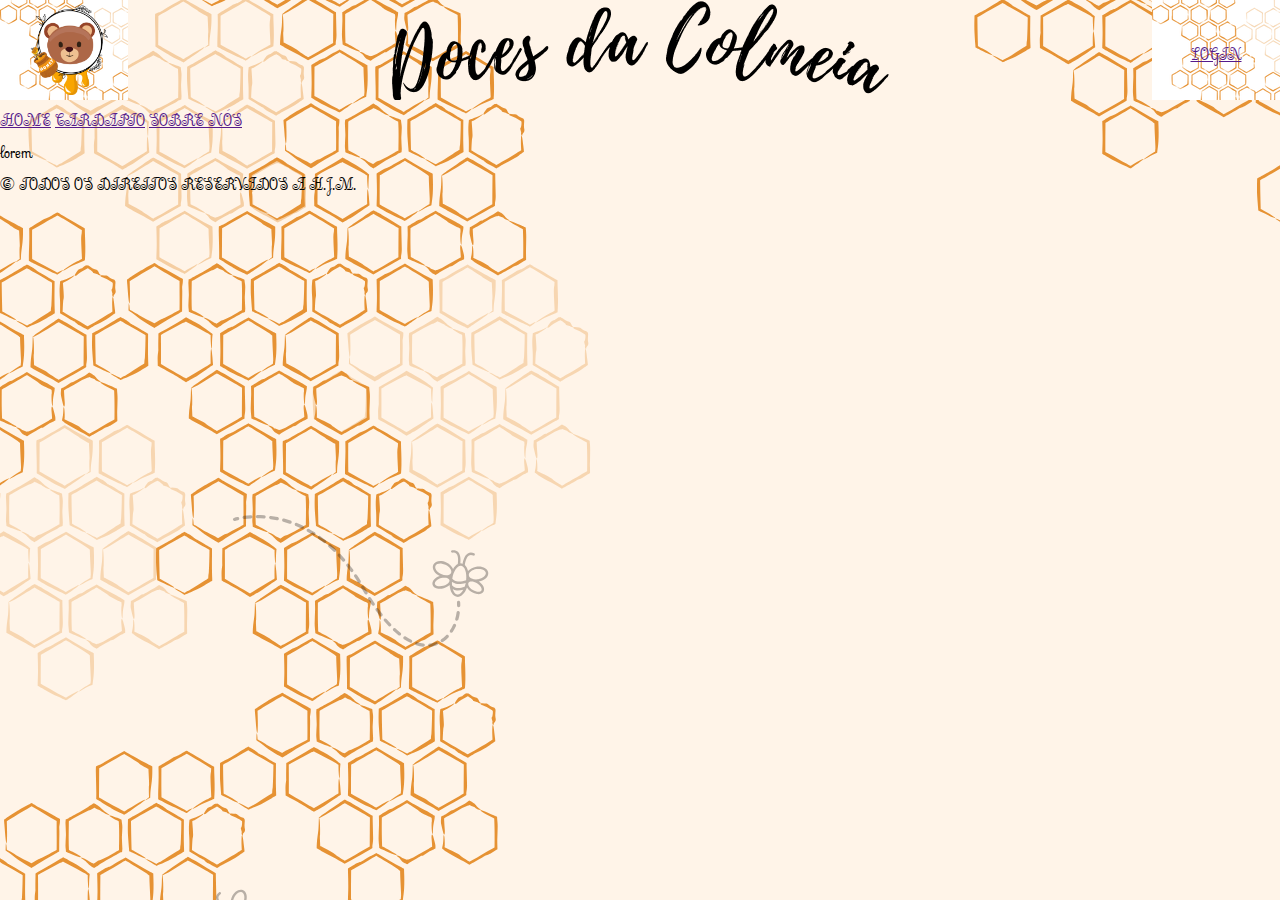
<file: index.html>
<!DOCTYPE html>
<html lang="pt-br">
<head>
    <meta charset="UTF-8">
    <meta name="viewport" content="width=device-width, initial-scale=1.0">
    <title>Página de Login</title>
    <link rel="stylesheet" href="styles/indexlogin.css">
    <link rel="preconnect" href="https://fonts.googleapis.com">
    <link rel="preconnect" href="https://fonts.gstatic.com" crossorigin>
    <link href="https://fonts.googleapis.com/css2?family=Sevillana&display=swap" rel="stylesheet">
    
    <title></title>
    <link rel="stylesheet" href="styles/index.css">
</head>
  
<body>
  
    <header>
      
        <div id="empresa">
            <div class="um"><img src="images/logo.png" alt=""></div>
            <div class="dos"><img src="images/nome.png" alt=""></div>
            <div class="tres"><a href="">LOGIN</a></div>
        </div>

        <div id="navegacao">
            <a href="">HOME</a>
            <a href="">CARDAPIO</a>
            <a href="">SOBRE NÓS</a>
        </div>
      
    </header>

    <main>lorem</main>  
  
    <footer><p>© TODOS OS DIREITOS RESERVADOS A H.J.M.</p></footer>
</body>
</html>
</file>
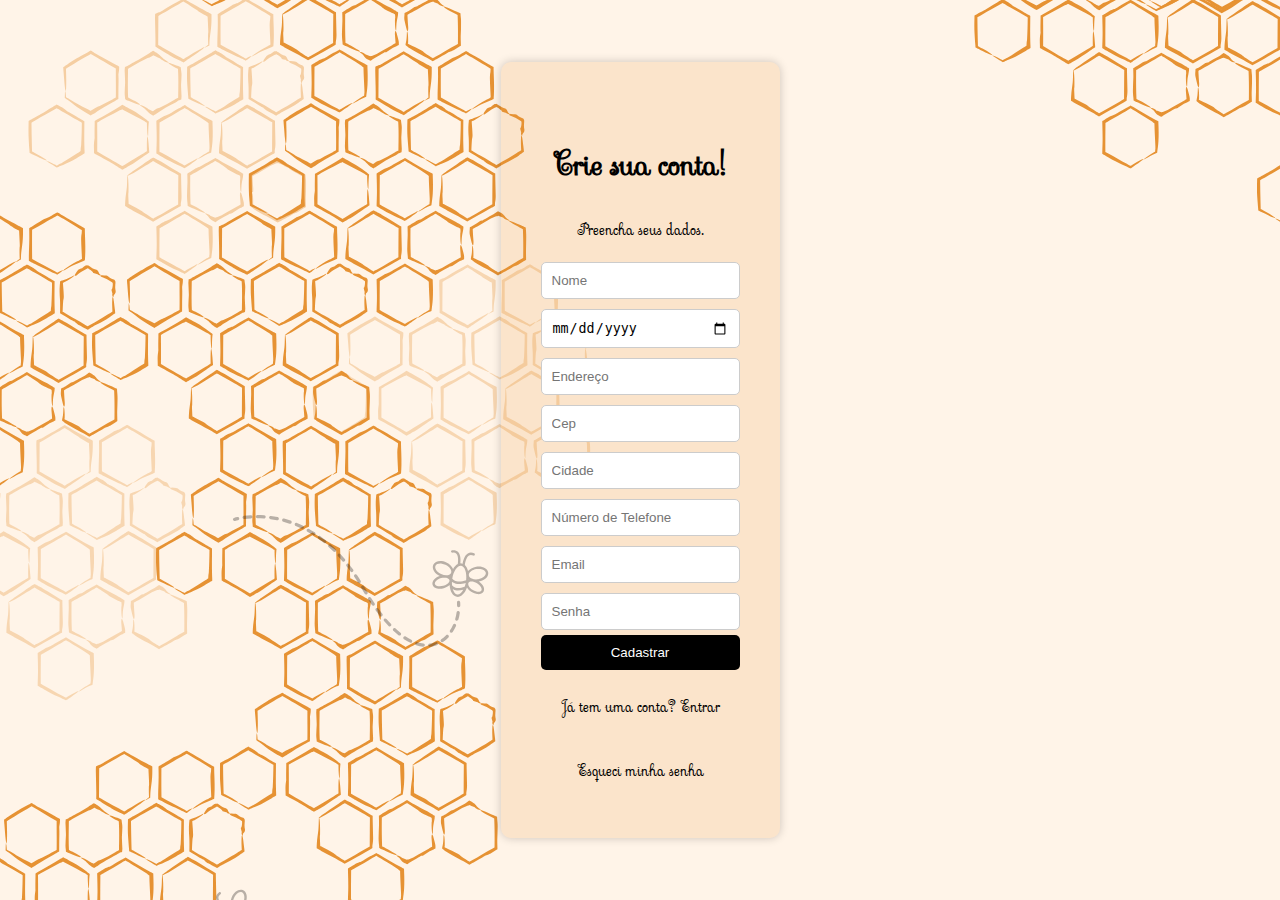
<file: cadastro.html>
<!DOCTYPE html>
<html lang="pt-br">
<head>
    <meta charset="UTF-8">
    <meta name="viewport" content="width=device-width, initial-scale=1.0">
    <title>Página de Cadastro</title>
    <link rel="stylesheet" href="styles/cadastro.css">
    <link rel="preconnect" href="https://fonts.googleapis.com">
    <link rel="preconnect" href="https://fonts.gstatic.com" crossorigin>
    <link href="https://fonts.googleapis.com/css2?family=Sevillana&display=swap" rel="stylesheet">
</head>

<body>
    <div class="container">
        <h1>Crie sua conta!</h1>
        <p>Preencha seus dados.</p>
        <form>
            <input type="text" id="nome" placeholder="Nome" required>
            <input type="date" id="nascimento" placeholder="Data de nascimento" required>
            <input type="text" id="endereco" placeholder="Endereço" required>
            <input type="text" id="cep" placeholder="Cep" required>
            <input type="text" id="cidade" placeholder="Cidade" required>
            <input type="tel" id="telefone" placeholder="Número de Telefone" required>
            <input type="email" id="email" placeholder="Email" required>
            <input type="password" id="senha" placeholder="Senha" required>

            <button type="submit" id="cadastrar">Cadastrar</button>
            <p>Já tem uma conta? <a href="login.html">Entrar</a></p>
            <p><a href="#">Esqueci minha senha</a></p>
        </form>
    </div>
    <script src="scripts/cadastro.js"></script>
    
</body>
</html>
</file>
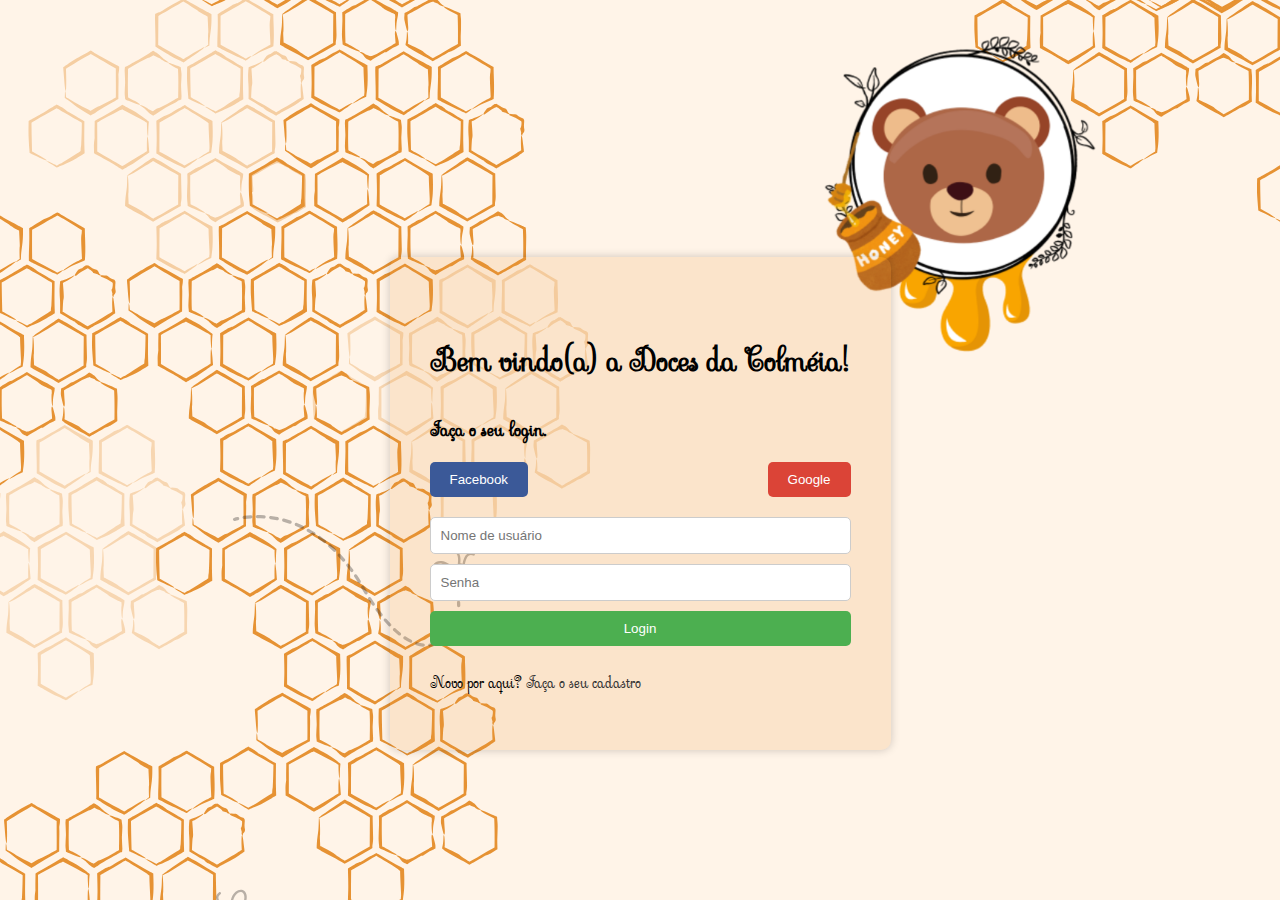
<file: login.html>
<!DOCTYPE html>
<html lang="pt-br">
<head>
    <meta charset="UTF-8">
    <meta name="viewport" content="width=device-width, initial-scale=1.0">
    <title>Página de Login</title>
    <link rel="stylesheet" href="styles/login.css">
    <link rel="preconnect" href="https://fonts.googleapis.com">
    <link rel="preconnect" href="https://fonts.gstatic.com" crossorigin>
    <link href="https://fonts.googleapis.com/css2?family=Sevillana&display=swap" rel="stylesheet">
    
</head>

<body>
<body>
    <div id="urso">
        <img src="images/DOCES DA COLMEIS (1080 x 1350 px).png" id="urso" alt="">
    </div>
   
    <div class="container">
       
        <h1>Bem vindo(a) a Doces da Colméia!</h1>
        <h3>Faça o seu login.</h3>
        <div class="social-buttons">
            <button class="social-btn facebook">Facebook</button>
            <button class="social-btn google">Google</button>
        </div>
        <form id="login">
            <input type="text" id="usuario" placeholder="Nome de usuário" required>
            <input type="password" id="senha" placeholder="Senha" required>
            <button type="submit" id="logar">Login</button>
        </form>
        <p>Novo por aqui? <a href="pages/cadastro.html">Faça o seu cadastro</a></p>
    </div>
    <script src="scripts/script.js"></script>
   
</body>
</html>
</file>
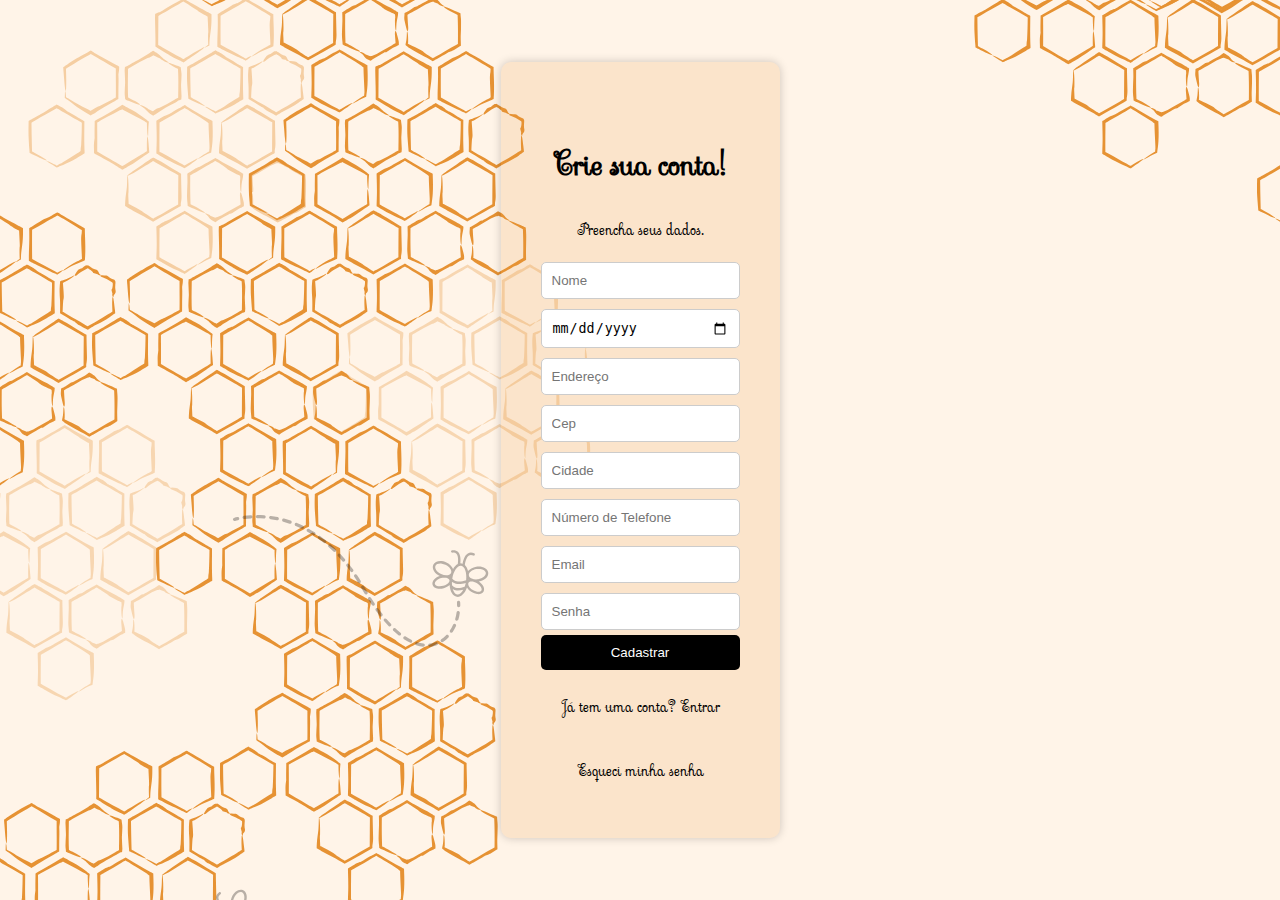
<file: pages/cadastro.html>
<!DOCTYPE html>
<html lang="pt-br">
<head>
    <meta charset="UTF-8">
    <meta name="viewport" content="width=device-width, initial-scale=1.0">
    <title>Página de Cadastro</title>
    <link rel="stylesheet" href="../styles/cadastro.css">
    <link rel="preconnect" href="https://fonts.googleapis.com">
    <link rel="preconnect" href="https://fonts.gstatic.com" crossorigin>
    <link href="https://fonts.googleapis.com/css2?family=Sevillana&display=swap" rel="stylesheet">
</head>

<body>
    <div class="container">
        <h1>Crie sua conta!</h1>
        <p>Preencha seus dados.</p>
        <form id="cadastro">
            <input type="text" id="nome" placeholder="Nome" required>
            <input type="date" id="nascimento" placeholder="Data de nascimento" required>
            <input type="text" id="endereco" placeholder="Endereço" required>
            <input type="text" id="cep" placeholder="Cep" required>
            <input type="text" id="cidade" placeholder="Cidade" required>
            <input type="tel" id="telefone" placeholder="Número de Telefone" required>
            <input type="email" id="email" placeholder="Email" required>
            <input type="password" id="senha" placeholder="Senha" required>

            <button type="submit" id="cadastrar">Cadastrar</button>
            <p>Já tem uma conta? <a href="../login.html">Entrar</a></p>
            <p><a href="#">Esqueci minha senha</a></p>
        </form>
    </div>
    <script src="../scripts/cadastro.js"></script>
    
</body>
</html>
</file>
<file: styles/indexlogin.css>
body {
    font-family: "Sevillana", cursive;;
    background-image: url(../images/DOCES\ DA\ COLMEIS\ \(1\).png);
* {
    margin: 0;
    padding: 0;
}

#empresa {
    width: 100%;
    height: 100px;
    display: flex;
}

.um, .tres {
    width: 10%;
    background-image: url(../images/DOCES\ DA\ COLMEIS.png);
    background-position: left;
    display: flex;
    flex-direction: row;
    justify-content: center;
    align-items: center;

}

.um img {
    height: 90%;
}

.dos {
    width: 80%;
    display: flex;
    justify-content: center;
    align-items: center;
}

.container {
    background: #e6933328;
    padding: 50px;
.dos img {
    height: 80%;
}

.tres a {
    background-color: #e69233;
    padding: 10px;
    border-radius: 10px;
    border-style: groove;
    border-color: black;
    color: antiquewhite;
    text-decoration: none;
}

#navegacao {
    height: 35px;
    text-align: center;
    line-height: 35px;
    background-color: #e69233;
}

#navegacao a {
    margin-left: 7px;
    margin-right: 7px;
    text-decoration: none;
    color: antiquewhite;
}

footer {
    background-color: #e69233;
    color: antiquewhite;
    height: 100px;
    text-align: center;
    line-height: 100px;
}
</file>
<file: styles/index.css>
*{
    margin: 0%;
    padding: 0%;
    
}

.all{
    width: 100%;
    padding: 40px 0px ;
    display: flex;
    flex-direction: column;
    gap: 20px;
}

#grupo1{
    /* background-color: aqua; */
    width: 100%;
    padding: 40px 0px ;
    display: flex;
    justify-content: center;
    gap: 20px;
}

#texto1{
    background-color: rgb(207, 134, 23);
    width:20% ;
    padding: 20px;
}

#texto2{
    width:20% ;
    padding: 20px; 
}

#texto1 h1, h2 {
    text-align: center;
    color: antiquewhite;
}

/* fim da div - grupo1 */

 #grupo2{
    /* background-color: aqua; */
    width: 100%;
    padding: 40px 0px;
    display: flex;
    justify-content: center; 
    gap: 10px;
    
}

#imagem{
    width: 50%;
}

#grupo2 img{ 
    width: 60%;
    border-radius: 10px;
    display: flex;
    
} 

#texto3{
    background-color: rgb(161, 100, 8); 
    width: 30%;
    padding: 90px;
    height: 65px;
    color: antiquewhite;
} 

#botao{
    /* background-color: brown; */
    display: flex;
    flex-direction: column;
}
#bt{
background-color: rgb(0, 0, 0);
width: 100px;
padding: 12px;
border-radius: 7px;
/* border-style: groove;
border-color: rgb(207, 134, 23); */
margin-top: 80px;
display: flex;

}

#bt a {
    text-align: center;
    text-decoration: none;
    color:  rgb(207, 134, 23)
}
</file>
<file: styles/cadastro.css>
body {
    font-family: "Sevillana", cursive;
    background-image: url(../images/DOCES\ DA\ COLMEIS\ \(1\).png);
    display: flex;
    justify-content: center;
    align-items: center;
    height: 100vh;
    margin: 0;
}

.container {
    background-color: #e6933328;;
    padding: 40px;
    border-radius: 10px;
    box-shadow: 0 0 10px rgba(0, 0, 0, 0.2);
    text-align: center;
}

form {
    display: flex;
    flex-direction: column;
}

input {
    padding: 10px;
    margin: 5px 0;
    border: 1px solid #ccc;
    border-radius: 5px;
}

button[type="submit"] {
    background-color: #000;
    color: #fff;
    padding: 10px 20px;
    border: none;
    border-radius: 5px;
    cursor: pointer;
}

a {
    text-decoration: none;
    color: #000;
}
</file>
<file: styles/login.css>
body {
    font-family: "Sevillana", cursive;
    background-image: url(../images/DOCES\ DA\ COLMEIS\ \(1\).png);
    background-repeat: no-repeat;
    display: flex;
    justify-content: center;
    align-items: center;
    height: 100vh;
    margin: 0;
}

.container {
    position: absolute;
    bottom: 150px;
    background: #e6933328;
    padding: 40px;
    border-radius: 10px;
    box-shadow: 0 0 10px rgba(0, 0, 0, 0.2);
}

.social-buttons {
    display: flex;
    justify-content: space-between;
    margin-bottom: 20px;
}

.social-btn {
    padding: 10px 20px;
    border: none;
    border-radius: 5px;
    cursor: pointer;
}

.facebook {
    background: #3b5998;
    color: #fff;
}

.google {
    background: #db4437;
    color: #fff;
}

form {
    display: flex;
    flex-direction: column;
}

input {
    padding: 10px;
    margin-bottom: 10px;
    border: 1px solid #ccc;
    border-radius: 5px;
}

button[type="submit"] {
    background: #4CAF50;
    color: #fff;
    padding: 10px 20px;
    border: none;
    border-radius: 5px;
    cursor: pointer;
}

a {
    text-decoration: none;
    color: #333;
}

#urso{
    position: absolute;
    top: -30px;
    left: 370px;
    width: 400px;
    padding: 10px;
    /* display:flex ; */
    /* justify-content: center; */
    /* align-items: center; */

}
</file>
